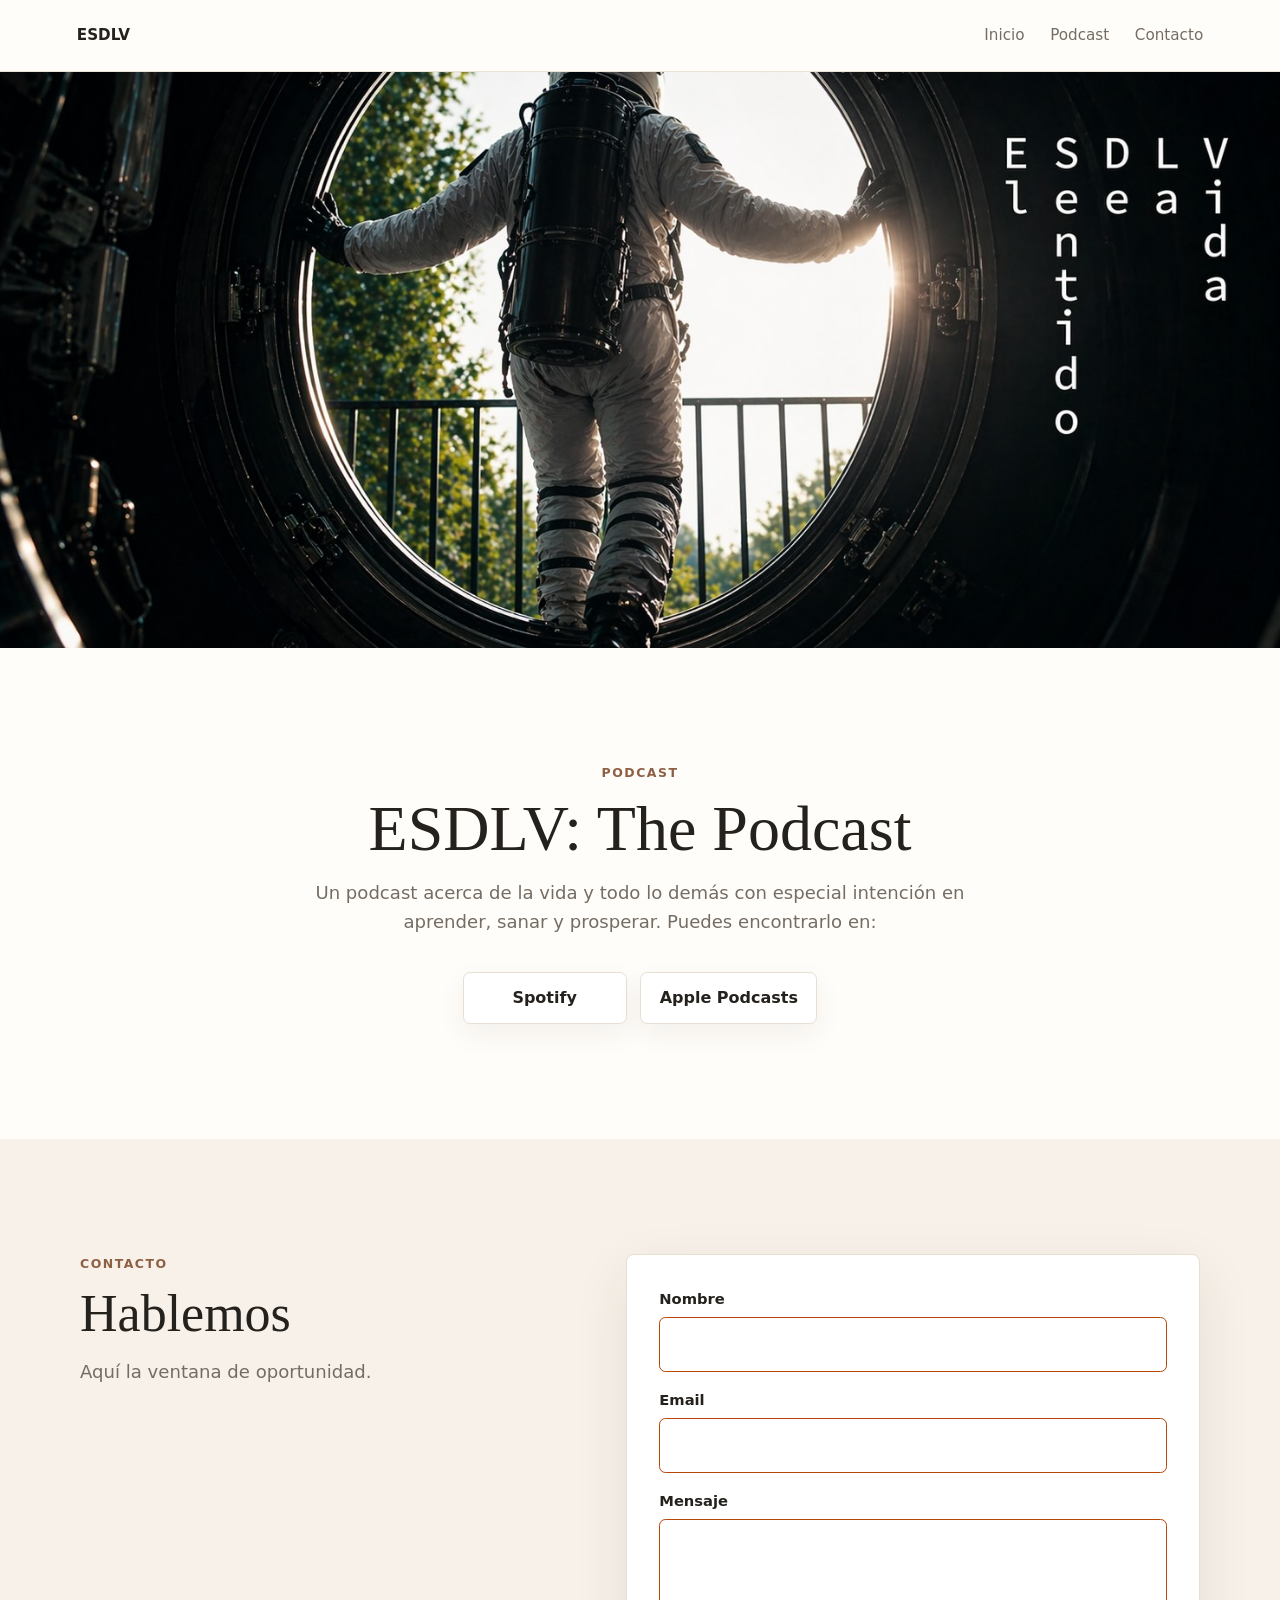
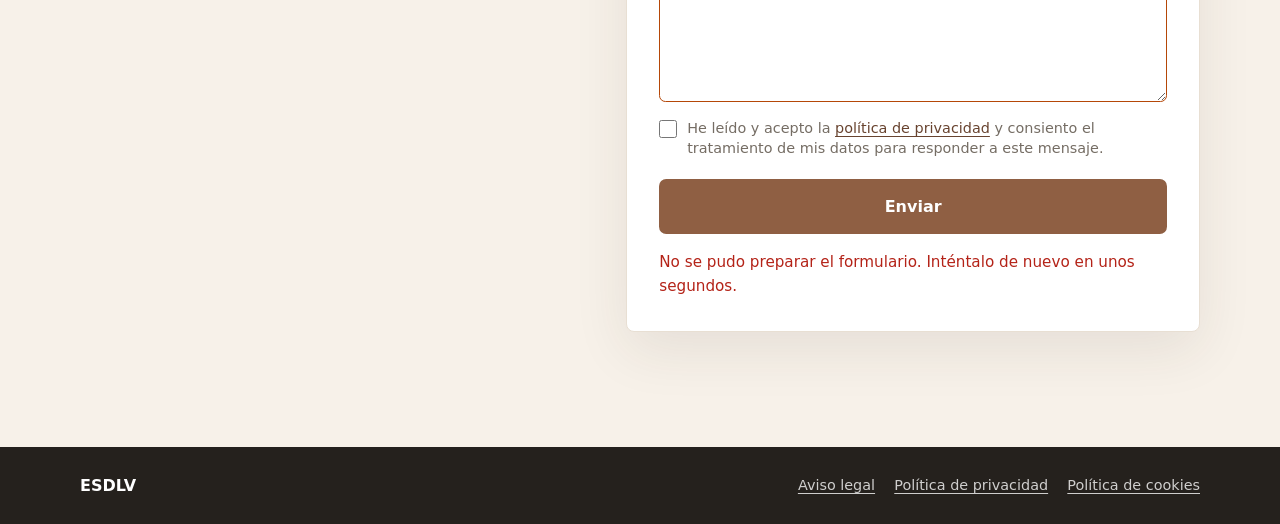
<file: index.html>
<!doctype html>
<html lang="es">
  <head>
    <meta charset="utf-8">
    <meta name="viewport" content="width=device-width, initial-scale=1">
    <meta name="description" content="Web personal con podcast y formulario de contacto.">
    <title>ESDLV</title>
    <link rel="icon" href="assets/favicon.svg" type="image/svg+xml">
    <link rel="stylesheet" href="styles.css">
  </head>
  <body>
    <a class="skip-link" href="#main">Saltar al contenido</a>

    <header class="site-header" id="inicio">
      <nav class="top-nav" aria-label="Navegación principal">
        <a class="brand" href="#inicio" aria-label="Ir al inicio">ESDLV</a>
        <div class="nav-links">
          <a href="#inicio">Inicio</a>
          <a href="#podcast">Podcast</a>
          <a href="contacto/">Contacto</a>
        </div>
      </nav>

      <div class="hero-image-wrap">
        <!-- Cambia la imagen principal en la línea siguiente. Recomendado: 2400x1100 px. -->
        <img
          class="hero-image"
          src="assets/header.jpg"
          alt="Imagen de cabecera de la web personal"
          width="2400"
          height="1100"
          onerror="this.hidden=true"
        >
      </div>
    </header>

    <main id="main">
      <section class="section podcast-section" id="podcast" aria-labelledby="podcast-title">
        <div class="section-inner narrow">
          <p class="eyebrow">Podcast</p>
          <h1 id="podcast-title">ESDLV: The Podcast</h1>
          <p class="section-copy">Un podcast acerca de la vida y todo lo demás con especial intención en aprender, sanar y prosperar. Puedes encontrarlo en:</p>

          <div class="podcast-links" aria-label="Plataformas del podcast">
            <!-- Cambia aquí los enlaces del podcast. -->
            <a class="platform-button spotify" href="https://open.spotify.com/show/7puoKSZk7CjYOjvRfZSgtg" target="_blank" rel="noopener noreferrer">Spotify</a>
            <a class="platform-button apple" href="https://podcasts.apple.com/us/podcast/el-sentido-de-la-vida-esdlv-the-podcast/id1530683885" target="_blank" rel="noopener noreferrer">Apple Podcasts</a>
            <!-- <a class="platform-button youtube" href="https://www.youtube.com/" target="_blank" rel="noopener noreferrer">YouTube</a> -->
          </div>
        </div>
      </section>

      <section class="section contact-section" id="contacto" aria-labelledby="contact-title">
        <div class="section-inner contact-layout">
          <div>
            <p class="eyebrow">Contacto</p>
            <h2 id="contact-title">Hablemos</h2>
            <p class="section-copy">Aquí la ventana de oportunidad.</p>
          </div>

          <form class="contact-form" id="contact-form" action="contact.php" method="post" novalidate>
            <input type="hidden" name="csrf_token" id="csrf-token" value="">

            <div class="honeypot" aria-hidden="true">
              <label for="website">Website</label>
              <input type="text" id="website" name="website" tabindex="-1" autocomplete="off">
            </div>

            <div class="field">
              <label for="name">Nombre</label>
              <input type="text" id="name" name="name" autocomplete="name" maxlength="80" required>
            </div>

            <div class="field">
              <label for="email">Email</label>
              <input type="email" id="email" name="email" autocomplete="email" maxlength="120" required>
            </div>

            <div class="field">
              <label for="message">Mensaje</label>
              <textarea id="message" name="message" rows="6" maxlength="2000" required></textarea>
            </div>

            <label class="legal-consent" for="privacy-acceptance">
              <input type="checkbox" id="privacy-acceptance" name="privacy_acceptance" value="1" required>
              <span>He leído y acepto la <a href="politica-privacidad.html" target="_blank" rel="noopener noreferrer">política de privacidad</a> y consiento el tratamiento de mis datos para responder a este mensaje.</span>
            </label>

            <button class="submit-button" type="submit">Enviar</button>
            <p class="form-status" id="form-status" role="status" aria-live="polite"></p>
          </form>
        </div>
      </section>
    </main>

    <footer class="site-footer">
      <div class="section-inner footer-inner">
        <p>ESDLV</p>
        <nav class="legal-links" aria-label="Enlaces legales">
          <a href="aviso-legal.html">Aviso legal</a>
          <a href="politica-privacidad.html">Política de privacidad</a>
          <a href="politica-cookies.html">Política de cookies</a>
        </nav>
      </div>
    </footer>

    <script src="script.js" defer></script>
  </body>
</html>
</file>
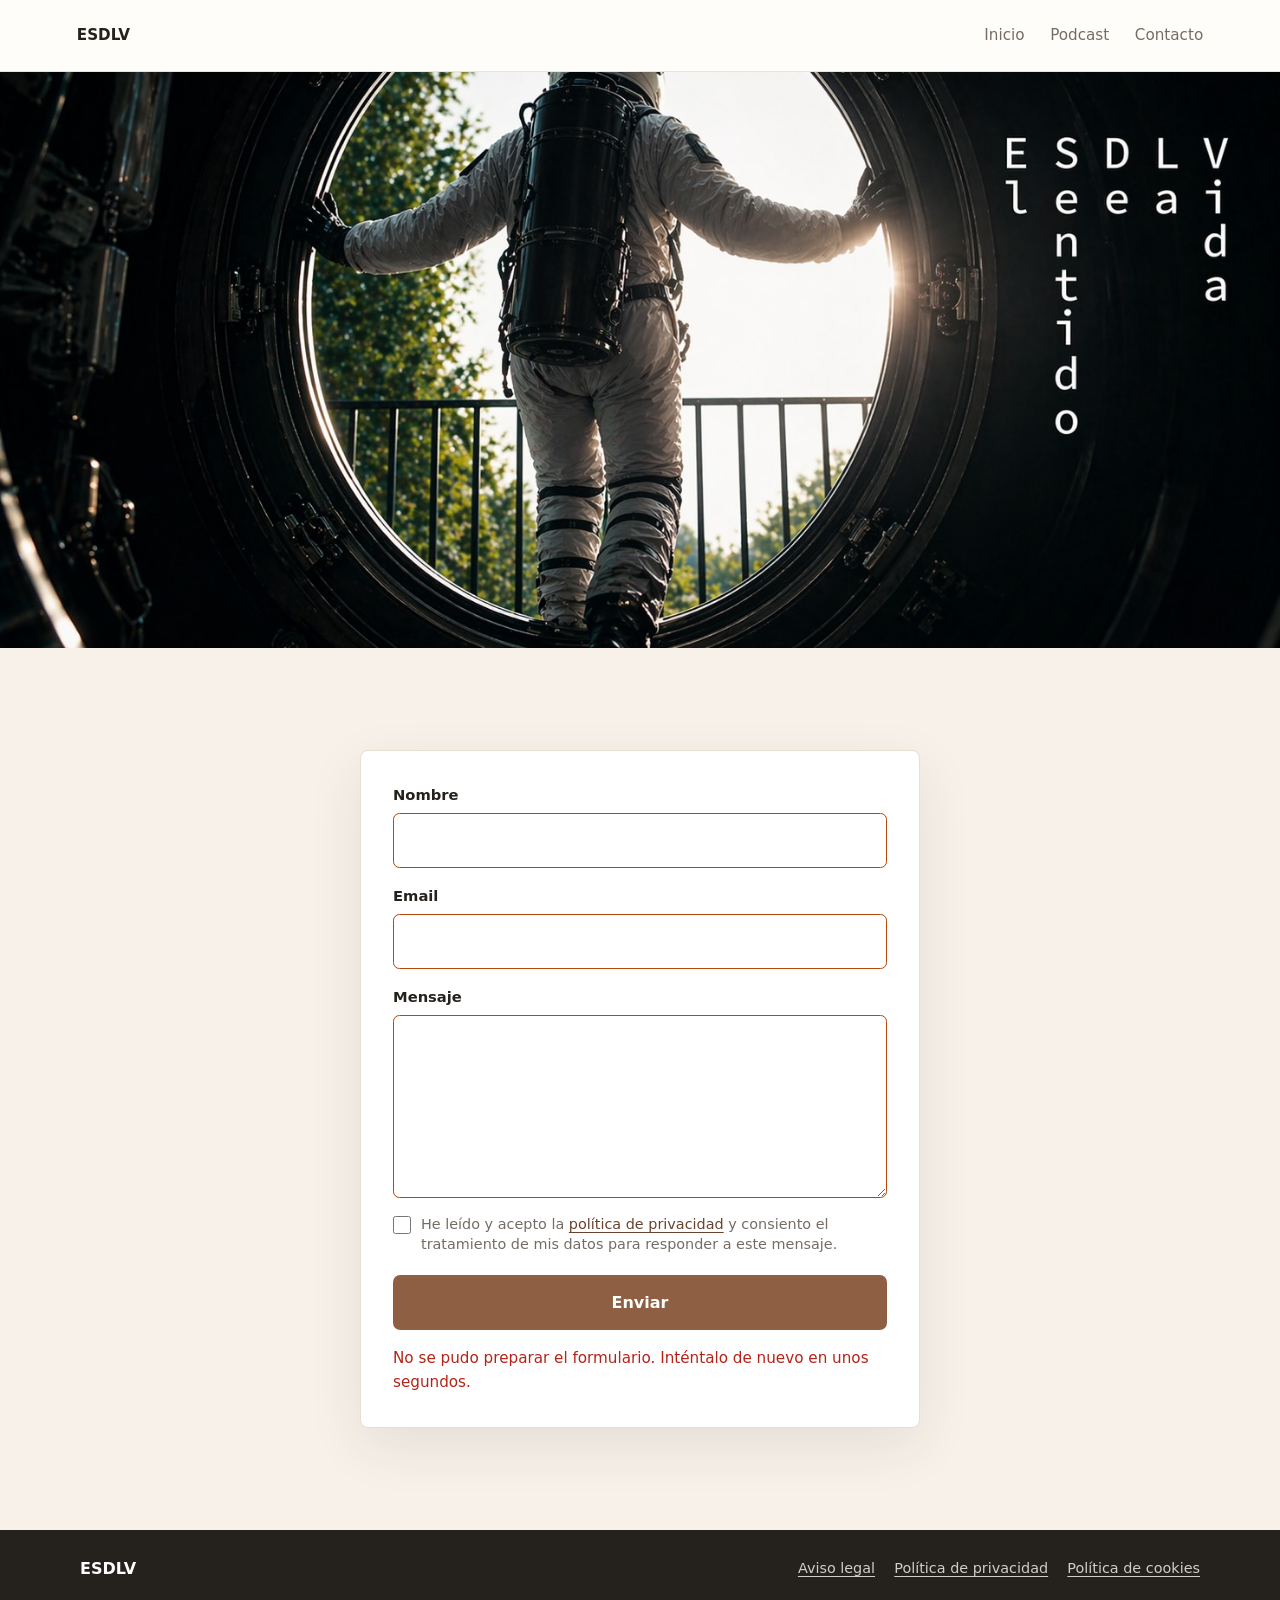
<file: contacto/index.html>
<!doctype html>
<html lang="es">
  <head>
    <meta charset="utf-8">
    <meta name="viewport" content="width=device-width, initial-scale=1">
    <meta name="description" content="Formulario de contacto de ESDLV.">
    <title>Contacto | ESDLV</title>
    <link rel="icon" href="../assets/favicon.svg" type="image/svg+xml">
    <link rel="stylesheet" href="../styles.css">
  </head>
  <body class="contact-page">
    <a class="skip-link" href="#main">Saltar al contenido</a>

    <header class="site-header" id="inicio">
      <nav class="top-nav" aria-label="Navegación principal">
        <a class="brand" href="../index.html#inicio" aria-label="Ir al inicio">ESDLV</a>
        <div class="nav-links">
          <a href="../index.html#inicio">Inicio</a>
          <a href="../index.html#podcast">Podcast</a>
          <a href="./">Contacto</a>
        </div>
      </nav>

      <div class="hero-image-wrap">
        <img
          class="hero-image"
          src="../assets/header.jpg"
          alt="Imagen de cabecera de la web personal"
          width="2400"
          height="1100"
          onerror="this.hidden=true"
        >
      </div>
    </header>

    <main class="contact-only-main" id="main" aria-label="Contacto">
      <form class="contact-form" id="contact-form" action="../contact.php" method="post" novalidate>
        <input type="hidden" name="csrf_token" id="csrf-token" value="">

        <div class="honeypot" aria-hidden="true">
          <label for="website">Website</label>
          <input type="text" id="website" name="website" tabindex="-1" autocomplete="off">
        </div>

        <div class="field">
          <label for="name">Nombre</label>
          <input type="text" id="name" name="name" autocomplete="name" maxlength="80" required>
        </div>

        <div class="field">
          <label for="email">Email</label>
          <input type="email" id="email" name="email" autocomplete="email" maxlength="120" required>
        </div>

        <div class="field">
          <label for="message">Mensaje</label>
          <textarea id="message" name="message" rows="6" maxlength="2000" required></textarea>
        </div>

        <label class="legal-consent" for="privacy-acceptance">
          <input type="checkbox" id="privacy-acceptance" name="privacy_acceptance" value="1" required>
          <span>He leído y acepto la <a href="../politica-privacidad.html" target="_blank" rel="noopener noreferrer">política de privacidad</a> y consiento el tratamiento de mis datos para responder a este mensaje.</span>
        </label>

        <button class="submit-button" type="submit">Enviar</button>
        <p class="form-status" id="form-status" role="status" aria-live="polite"></p>
      </form>
    </main>

    <footer class="site-footer">
      <div class="section-inner footer-inner">
        <p>ESDLV</p>
        <nav class="legal-links" aria-label="Enlaces legales">
          <a href="../aviso-legal.html">Aviso legal</a>
          <a href="../politica-privacidad.html">Política de privacidad</a>
          <a href="../politica-cookies.html">Política de cookies</a>
        </nav>
      </div>
    </footer>

    <script src="../script.js" defer></script>
  </body>
</html>
</file>
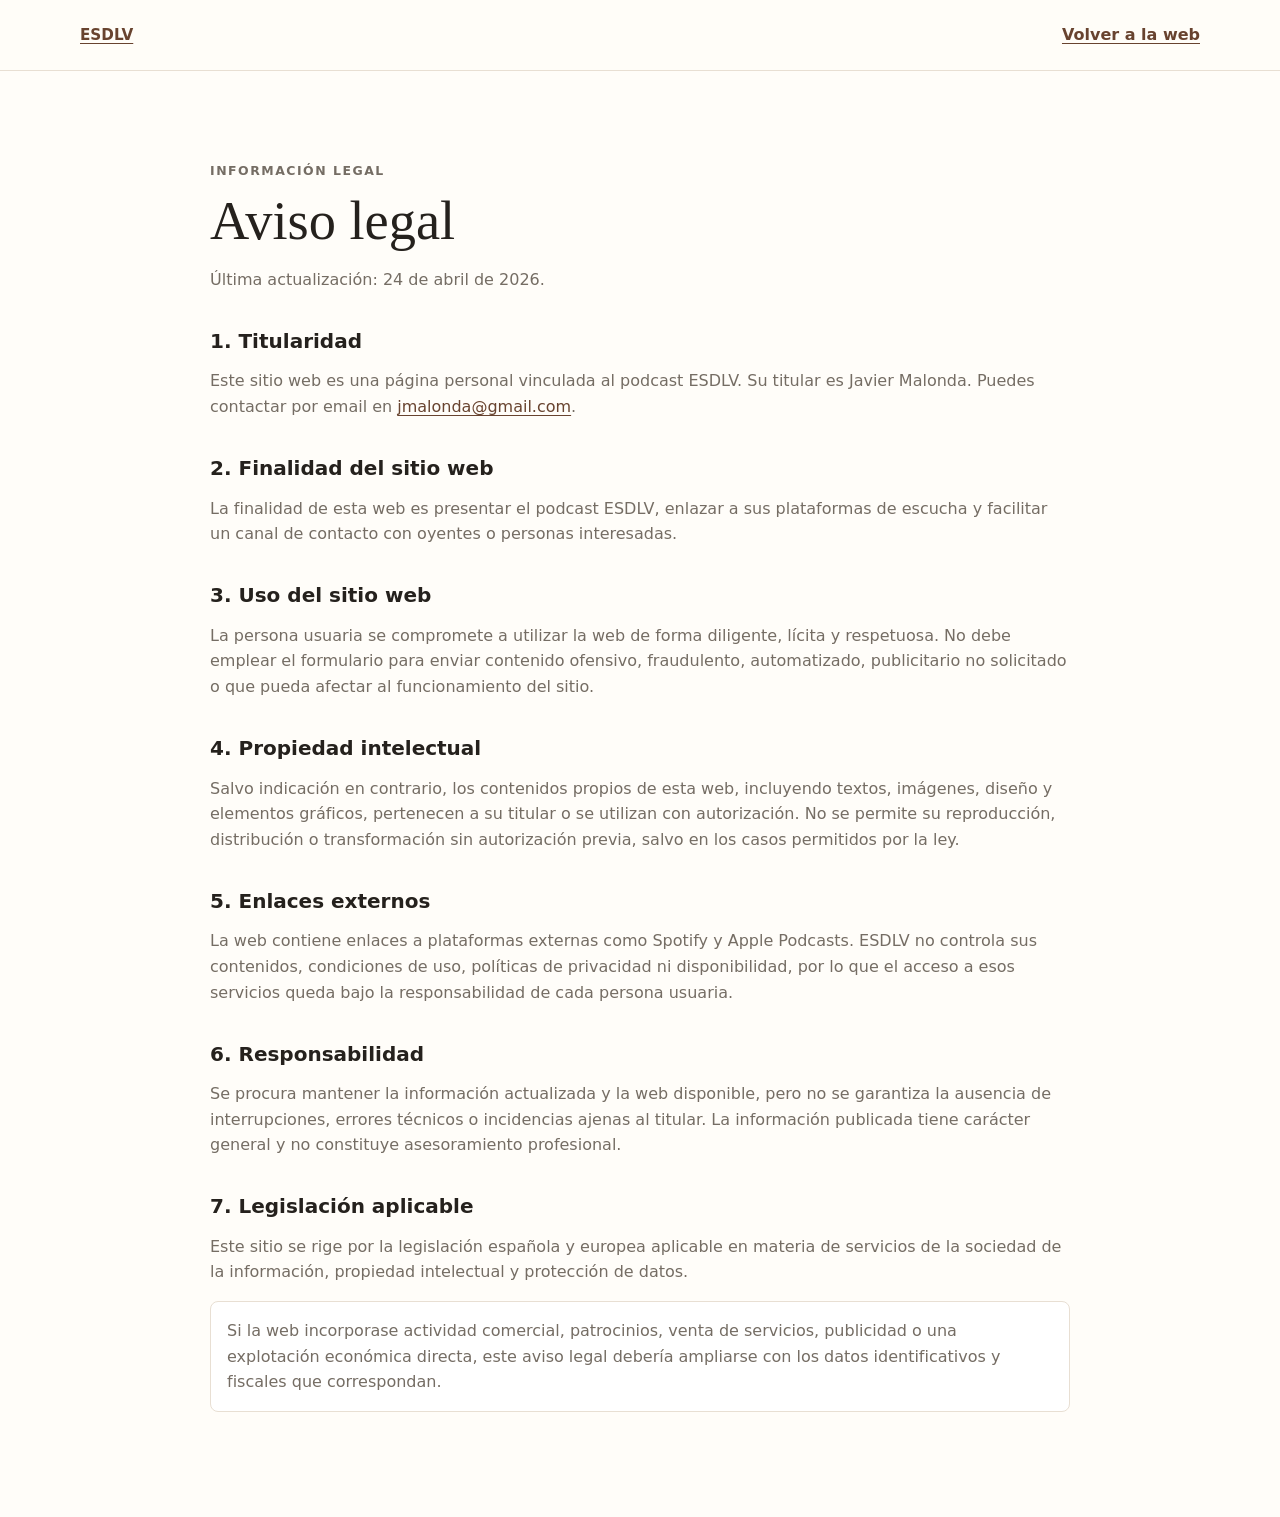
<file: aviso-legal.html>
<!doctype html>
<html lang="es">
  <head>
    <meta charset="utf-8">
    <meta name="viewport" content="width=device-width, initial-scale=1">
    <meta name="description" content="Aviso legal de ESDLV.">
    <title>Aviso legal | ESDLV</title>
    <link rel="icon" href="assets/favicon.svg" type="image/svg+xml">
    <link rel="stylesheet" href="styles.css">
  </head>
  <body class="legal-page">
    <header class="legal-header">
      <div class="section-inner">
        <a class="brand" href="index.html">ESDLV</a>
        <a class="legal-back" href="index.html">Volver a la web</a>
      </div>
    </header>

    <main class="legal-main">
      <article class="legal-content">
        <p class="eyebrow">Información legal</p>
        <h1>Aviso legal</h1>
        <p>Última actualización: 24 de abril de 2026.</p>

        <h2>1. Titularidad</h2>
        <p>Este sitio web es una página personal vinculada al podcast ESDLV. Su titular es Javier Malonda. Puedes contactar por email en <a href="mailto:jmalonda@gmail.com">jmalonda@gmail.com</a>.</p>

        <h2>2. Finalidad del sitio web</h2>
        <p>La finalidad de esta web es presentar el podcast ESDLV, enlazar a sus plataformas de escucha y facilitar un canal de contacto con oyentes o personas interesadas.</p>

        <h2>3. Uso del sitio web</h2>
        <p>La persona usuaria se compromete a utilizar la web de forma diligente, lícita y respetuosa. No debe emplear el formulario para enviar contenido ofensivo, fraudulento, automatizado, publicitario no solicitado o que pueda afectar al funcionamiento del sitio.</p>

        <h2>4. Propiedad intelectual</h2>
        <p>Salvo indicación en contrario, los contenidos propios de esta web, incluyendo textos, imágenes, diseño y elementos gráficos, pertenecen a su titular o se utilizan con autorización. No se permite su reproducción, distribución o transformación sin autorización previa, salvo en los casos permitidos por la ley.</p>

        <h2>5. Enlaces externos</h2>
        <p>La web contiene enlaces a plataformas externas como Spotify y Apple Podcasts. ESDLV no controla sus contenidos, condiciones de uso, políticas de privacidad ni disponibilidad, por lo que el acceso a esos servicios queda bajo la responsabilidad de cada persona usuaria.</p>

        <h2>6. Responsabilidad</h2>
        <p>Se procura mantener la información actualizada y la web disponible, pero no se garantiza la ausencia de interrupciones, errores técnicos o incidencias ajenas al titular. La información publicada tiene carácter general y no constituye asesoramiento profesional.</p>

        <h2>7. Legislación aplicable</h2>
        <p>Este sitio se rige por la legislación española y europea aplicable en materia de servicios de la sociedad de la información, propiedad intelectual y protección de datos.</p>

        <p class="legal-note">Si la web incorporase actividad comercial, patrocinios, venta de servicios, publicidad o una explotación económica directa, este aviso legal debería ampliarse con los datos identificativos y fiscales que correspondan.</p>
      </article>
    </main>
  </body>
</html>
</file>
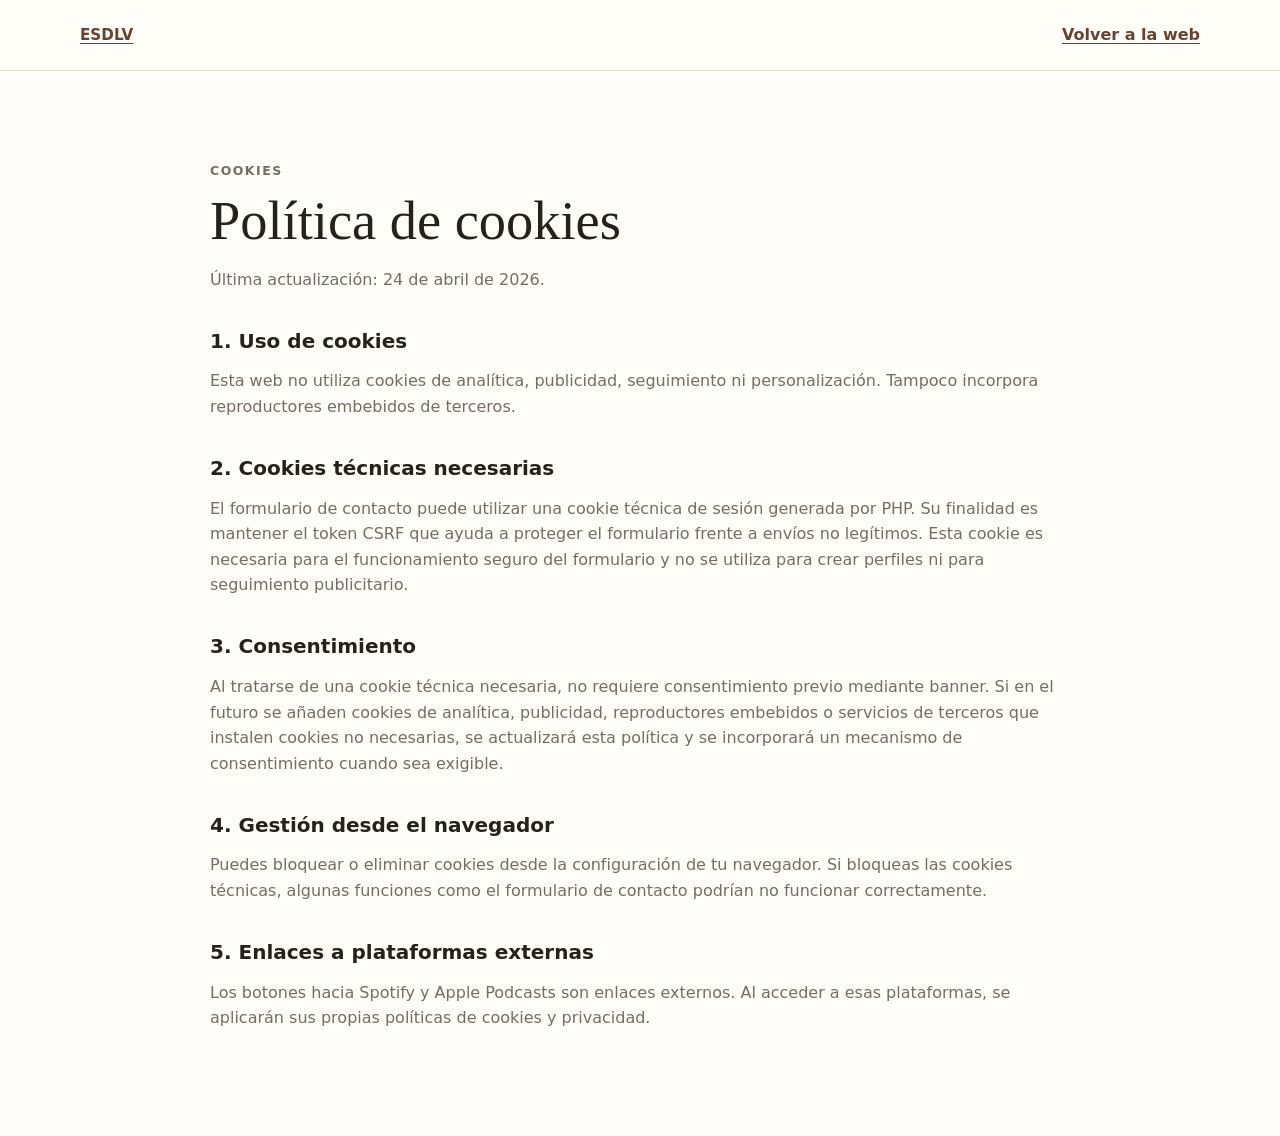
<file: politica-cookies.html>
<!doctype html>
<html lang="es">
  <head>
    <meta charset="utf-8">
    <meta name="viewport" content="width=device-width, initial-scale=1">
    <meta name="description" content="Política de cookies de ESDLV.">
    <title>Política de cookies | ESDLV</title>
    <link rel="icon" href="assets/favicon.svg" type="image/svg+xml">
    <link rel="stylesheet" href="styles.css">
  </head>
  <body class="legal-page">
    <header class="legal-header">
      <div class="section-inner">
        <a class="brand" href="index.html">ESDLV</a>
        <a class="legal-back" href="index.html">Volver a la web</a>
      </div>
    </header>

    <main class="legal-main">
      <article class="legal-content">
        <p class="eyebrow">Cookies</p>
        <h1>Política de cookies</h1>
        <p>Última actualización: 24 de abril de 2026.</p>

        <h2>1. Uso de cookies</h2>
        <p>Esta web no utiliza cookies de analítica, publicidad, seguimiento ni personalización. Tampoco incorpora reproductores embebidos de terceros.</p>

        <h2>2. Cookies técnicas necesarias</h2>
        <p>El formulario de contacto puede utilizar una cookie técnica de sesión generada por PHP. Su finalidad es mantener el token CSRF que ayuda a proteger el formulario frente a envíos no legítimos. Esta cookie es necesaria para el funcionamiento seguro del formulario y no se utiliza para crear perfiles ni para seguimiento publicitario.</p>

        <h2>3. Consentimiento</h2>
        <p>Al tratarse de una cookie técnica necesaria, no requiere consentimiento previo mediante banner. Si en el futuro se añaden cookies de analítica, publicidad, reproductores embebidos o servicios de terceros que instalen cookies no necesarias, se actualizará esta política y se incorporará un mecanismo de consentimiento cuando sea exigible.</p>

        <h2>4. Gestión desde el navegador</h2>
        <p>Puedes bloquear o eliminar cookies desde la configuración de tu navegador. Si bloqueas las cookies técnicas, algunas funciones como el formulario de contacto podrían no funcionar correctamente.</p>

        <h2>5. Enlaces a plataformas externas</h2>
        <p>Los botones hacia Spotify y Apple Podcasts son enlaces externos. Al acceder a esas plataformas, se aplicarán sus propias políticas de cookies y privacidad.</p>
      </article>
    </main>
  </body>
</html>
</file>
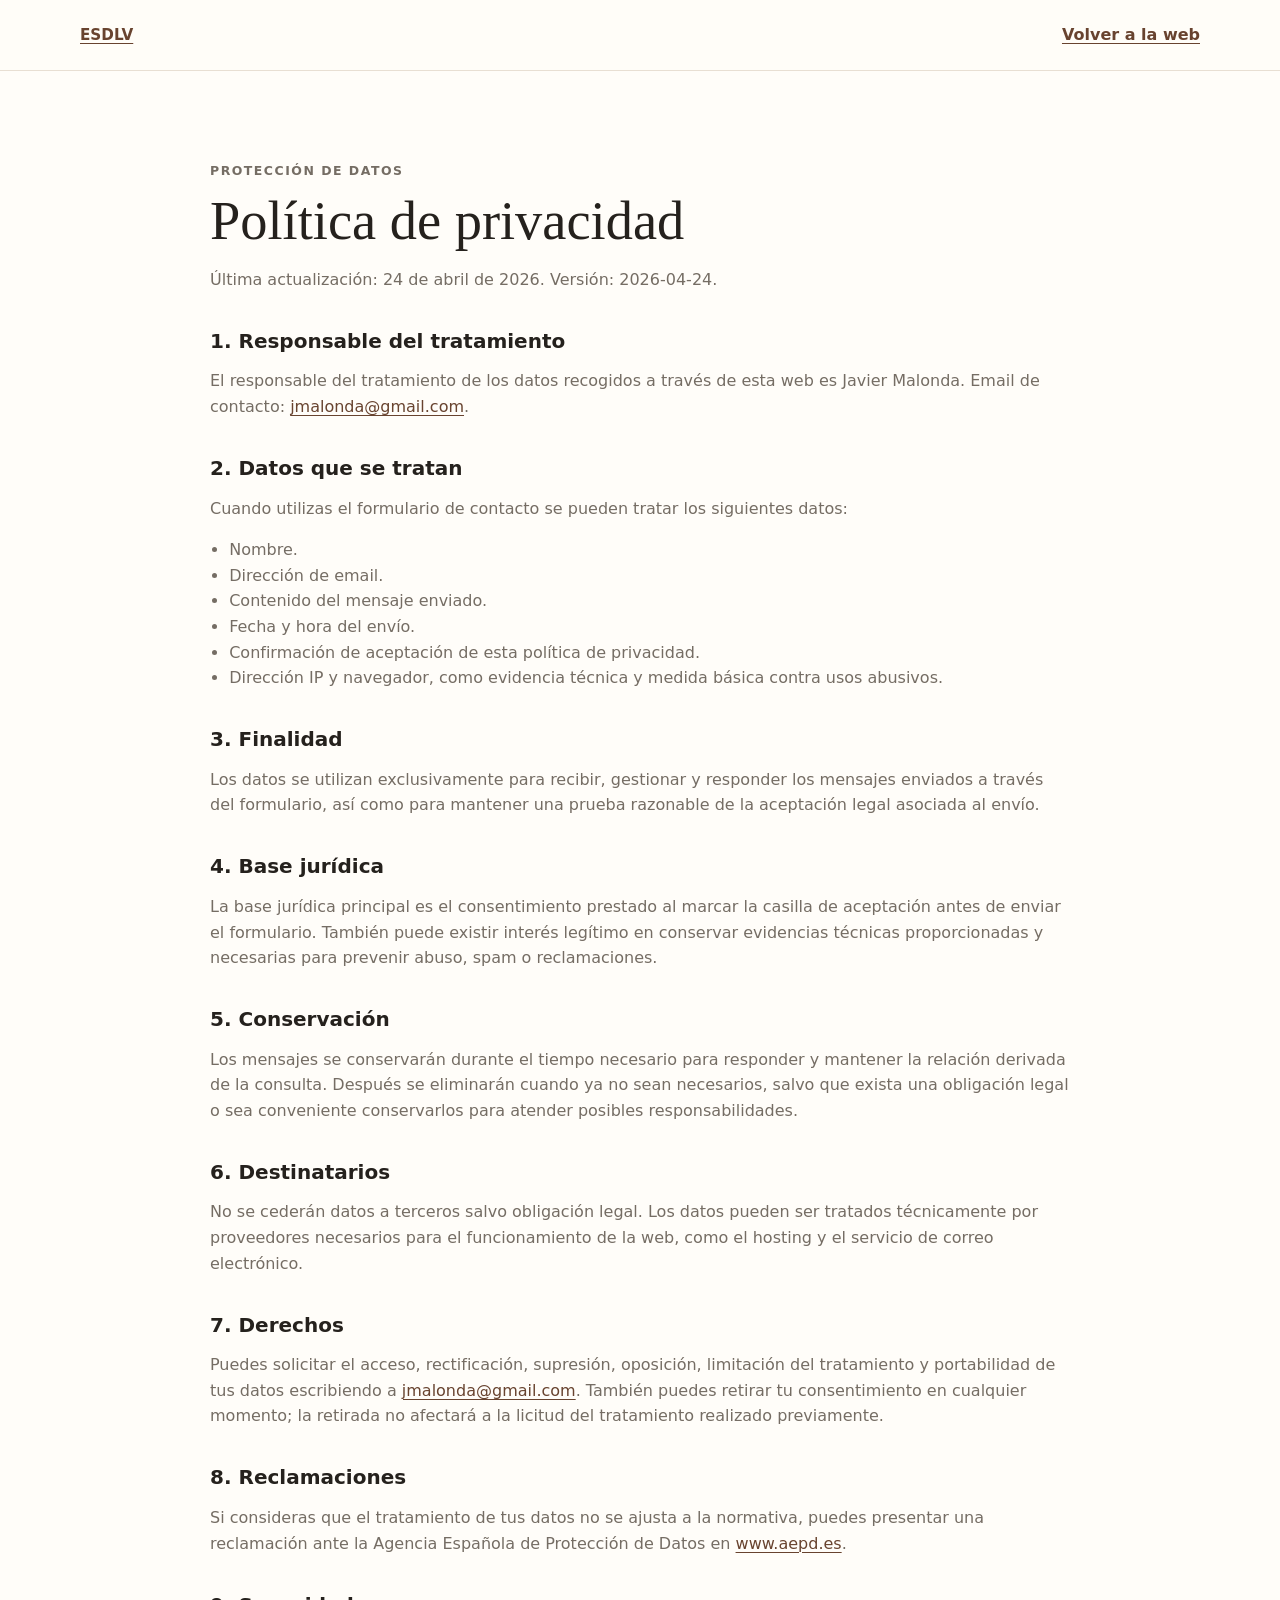
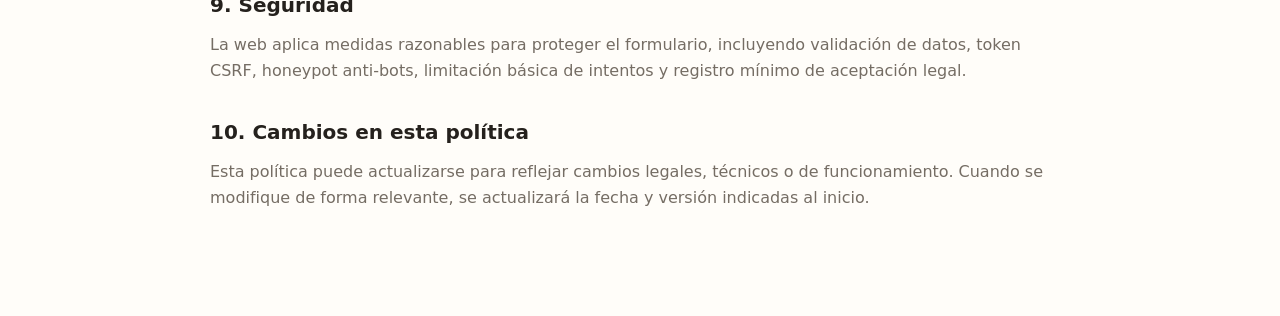
<file: politica-privacidad.html>
<!doctype html>
<html lang="es">
  <head>
    <meta charset="utf-8">
    <meta name="viewport" content="width=device-width, initial-scale=1">
    <meta name="description" content="Política de privacidad de ESDLV.">
    <title>Política de privacidad | ESDLV</title>
    <link rel="icon" href="assets/favicon.svg" type="image/svg+xml">
    <link rel="stylesheet" href="styles.css">
  </head>
  <body class="legal-page">
    <header class="legal-header">
      <div class="section-inner">
        <a class="brand" href="index.html">ESDLV</a>
        <a class="legal-back" href="index.html">Volver a la web</a>
      </div>
    </header>

    <main class="legal-main">
      <article class="legal-content">
        <p class="eyebrow">Protección de datos</p>
        <h1>Política de privacidad</h1>
        <p>Última actualización: 24 de abril de 2026. Versión: 2026-04-24.</p>

        <h2>1. Responsable del tratamiento</h2>
        <p>El responsable del tratamiento de los datos recogidos a través de esta web es Javier Malonda. Email de contacto: <a href="mailto:jmalonda@gmail.com">jmalonda@gmail.com</a>.</p>

        <h2>2. Datos que se tratan</h2>
        <p>Cuando utilizas el formulario de contacto se pueden tratar los siguientes datos:</p>
        <ul>
          <li>Nombre.</li>
          <li>Dirección de email.</li>
          <li>Contenido del mensaje enviado.</li>
          <li>Fecha y hora del envío.</li>
          <li>Confirmación de aceptación de esta política de privacidad.</li>
          <li>Dirección IP y navegador, como evidencia técnica y medida básica contra usos abusivos.</li>
        </ul>

        <h2>3. Finalidad</h2>
        <p>Los datos se utilizan exclusivamente para recibir, gestionar y responder los mensajes enviados a través del formulario, así como para mantener una prueba razonable de la aceptación legal asociada al envío.</p>

        <h2>4. Base jurídica</h2>
        <p>La base jurídica principal es el consentimiento prestado al marcar la casilla de aceptación antes de enviar el formulario. También puede existir interés legítimo en conservar evidencias técnicas proporcionadas y necesarias para prevenir abuso, spam o reclamaciones.</p>

        <h2>5. Conservación</h2>
        <p>Los mensajes se conservarán durante el tiempo necesario para responder y mantener la relación derivada de la consulta. Después se eliminarán cuando ya no sean necesarios, salvo que exista una obligación legal o sea conveniente conservarlos para atender posibles responsabilidades.</p>

        <h2>6. Destinatarios</h2>
        <p>No se cederán datos a terceros salvo obligación legal. Los datos pueden ser tratados técnicamente por proveedores necesarios para el funcionamiento de la web, como el hosting y el servicio de correo electrónico.</p>

        <h2>7. Derechos</h2>
        <p>Puedes solicitar el acceso, rectificación, supresión, oposición, limitación del tratamiento y portabilidad de tus datos escribiendo a <a href="mailto:jmalonda@gmail.com">jmalonda@gmail.com</a>. También puedes retirar tu consentimiento en cualquier momento; la retirada no afectará a la licitud del tratamiento realizado previamente.</p>

        <h2>8. Reclamaciones</h2>
        <p>Si consideras que el tratamiento de tus datos no se ajusta a la normativa, puedes presentar una reclamación ante la Agencia Española de Protección de Datos en <a href="https://www.aepd.es/" target="_blank" rel="noopener noreferrer">www.aepd.es</a>.</p>

        <h2>9. Seguridad</h2>
        <p>La web aplica medidas razonables para proteger el formulario, incluyendo validación de datos, token CSRF, honeypot anti-bots, limitación básica de intentos y registro mínimo de aceptación legal.</p>

        <h2>10. Cambios en esta política</h2>
        <p>Esta política puede actualizarse para reflejar cambios legales, técnicos o de funcionamiento. Cuando se modifique de forma relevante, se actualizará la fecha y versión indicadas al inicio.</p>
      </article>
    </main>
  </body>
</html>
</file>
<file: styles.css>
:root {
  --bg: #fffdf9;
  --surface: #ffffff;
  --ink: #25211d;
  --muted: #756d64;
  --line: #e8dfd3;
  --accent: #8f5f43;
  --accent-dark: #68432f;
  --focus: #2f6f9f;
  --shadow: 0 18px 55px rgba(58, 42, 29, 0.09);
  color-scheme: light;
}

* {
  box-sizing: border-box;
}

html {
  scroll-behavior: smooth;
}

body {
  margin: 0;
  background: var(--bg);
  color: var(--ink);
  font-family: Inter, ui-sans-serif, system-ui, -apple-system, BlinkMacSystemFont, "Segoe UI", sans-serif;
  line-height: 1.6;
  text-rendering: optimizeLegibility;
}

img {
  display: block;
  max-width: 100%;
}

a {
  color: inherit;
  text-decoration: none;
}

:focus-visible {
  outline: 3px solid var(--focus);
  outline-offset: 3px;
}

.skip-link {
  position: absolute;
  left: 1rem;
  top: 1rem;
  z-index: 20;
  transform: translateY(-160%);
  background: var(--ink);
  color: #fff;
  padding: 0.65rem 0.85rem;
  border-radius: 0.35rem;
}

.skip-link:focus {
  transform: translateY(0);
}

.site-header {
  background: var(--bg);
}

.top-nav {
  position: sticky;
  top: 0;
  z-index: 10;
  display: flex;
  align-items: center;
  justify-content: space-between;
  gap: 1rem;
  min-height: 72px;
  padding: 0 6vw;
  background: rgba(255, 253, 249, 0.88);
  border-bottom: 1px solid rgba(232, 223, 211, 0.8);
  backdrop-filter: blur(18px);
}

.brand {
  font-size: 0.95rem;
  font-weight: 700;
  letter-spacing: 0;
}

.nav-links {
  display: flex;
  align-items: center;
  gap: clamp(0.75rem, 2vw, 1.6rem);
  color: var(--muted);
  font-size: 0.95rem;
}

.nav-links a {
  padding: 0.45rem 0;
  transition: color 160ms ease;
}

.nav-links a:hover {
  color: var(--ink);
}

.hero-image-wrap {
  width: 100%;
  min-height: clamp(280px, 45vw, 680px);
  background:
    linear-gradient(135deg, rgba(143, 95, 67, 0.18), rgba(47, 111, 159, 0.12)),
    #f5efe7;
  overflow: hidden;
}

.hero-image {
  width: 100%;
  height: clamp(280px, 45vw, 680px);
  object-fit: cover;
  object-position: center;
}

.section {
  padding: clamp(4.5rem, 9vw, 8rem) 6vw;
  scroll-margin-top: 88px;
}

.section-inner {
  width: min(1120px, 100%);
  margin: 0 auto;
}

.narrow {
  width: min(760px, 100%);
  text-align: center;
}

.eyebrow {
  margin: 0 0 0.7rem;
  color: var(--accent);
  font-size: 0.78rem;
  font-weight: 700;
  letter-spacing: 0.12em;
  text-transform: uppercase;
}

h1,
h2 {
  margin: 0;
  color: var(--ink);
  font-family: Georgia, "Times New Roman", serif;
  font-weight: 500;
  line-height: 1.08;
}

h1 {
  font-size: clamp(2.2rem, 6vw, 4rem);
}

h2 {
  font-size: clamp(2rem, 5vw, 3.25rem);
}

.section-copy {
  max-width: 44rem;
  margin: 1rem auto 0;
  color: var(--muted);
  font-size: clamp(1rem, 2vw, 1.13rem);
}

.podcast-links {
  display: flex;
  flex-wrap: wrap;
  justify-content: center;
  gap: 0.85rem;
  margin-top: 2.2rem;
}

.platform-button,
.submit-button {
  display: inline-flex;
  align-items: center;
  justify-content: center;
  min-height: 48px;
  border: 1px solid transparent;
  border-radius: 0.45rem;
  font: inherit;
  font-weight: 700;
  cursor: pointer;
  transition: transform 160ms ease, box-shadow 160ms ease, background 160ms ease, color 160ms ease;
}

.platform-button {
  min-width: 164px;
  padding: 0.75rem 1.15rem;
  background: var(--surface);
  border-color: var(--line);
  box-shadow: 0 10px 28px rgba(58, 42, 29, 0.06);
}

.platform-button:hover,
.submit-button:hover {
  transform: translateY(-1px);
  box-shadow: var(--shadow);
}

.spotify:hover {
  color: #0f7d3c;
}

.apple:hover {
  color: #7a4aa3;
}

.youtube:hover {
  color: #b42318;
}

.contact-section {
  background: #f7f1e9;
}

.contact-page {
  min-height: 100vh;
  background: #f7f1e9;
}

.contact-only-main {
  display: grid;
  place-items: center;
  padding: clamp(4rem, 8vw, 7rem) clamp(1rem, 4vw, 2rem);
}

.contact-only-main .contact-form {
  width: min(560px, 100%);
}

.contact-layout {
  display: grid;
  grid-template-columns: minmax(0, 0.9fr) minmax(300px, 1.1fr);
  gap: clamp(2rem, 6vw, 5rem);
  align-items: start;
}

.contact-layout .section-copy {
  margin-left: 0;
}

.contact-form {
  display: grid;
  gap: 1rem;
  padding: clamp(1.25rem, 3vw, 2rem);
  background: var(--surface);
  border: 1px solid var(--line);
  border-radius: 0.5rem;
  box-shadow: var(--shadow);
}

.field {
  display: grid;
  gap: 0.4rem;
}

label {
  color: var(--ink);
  font-size: 0.92rem;
  font-weight: 700;
}

input,
textarea {
  width: 100%;
  border: 1px solid #d9cec1;
  border-radius: 0.4rem;
  background: #fff;
  color: var(--ink);
  font: inherit;
  padding: 0.85rem 0.95rem;
}

textarea {
  resize: vertical;
}

.legal-consent {
  display: grid;
  grid-template-columns: 1.1rem 1fr;
  gap: 0.65rem;
  align-items: start;
  color: var(--muted);
  font-size: 0.9rem;
  font-weight: 500;
  line-height: 1.45;
}

.legal-consent input {
  width: 1.1rem;
  height: 1.1rem;
  margin: 0.17rem 0 0;
  accent-color: var(--accent);
}

.legal-consent a,
.legal-links a,
.legal-page a {
  color: var(--accent-dark);
  text-decoration: underline;
  text-decoration-thickness: 1px;
  text-underline-offset: 0.18em;
}

input:invalid:not(:placeholder-shown),
textarea:invalid:not(:placeholder-shown) {
  border-color: #b54708;
}

.honeypot {
  position: absolute;
  left: -9999px;
  width: 1px;
  height: 1px;
  overflow: hidden;
}

.submit-button {
  width: 100%;
  margin-top: 0.25rem;
  padding: 0.85rem 1rem;
  background: var(--accent);
  color: #fff;
}

.submit-button:disabled {
  cursor: wait;
  opacity: 0.72;
  transform: none;
  box-shadow: none;
}

.form-status {
  min-height: 1.5rem;
  margin: 0;
  color: var(--muted);
  font-size: 0.95rem;
}

.form-status.success {
  color: #176b3a;
}

.form-status.error {
  color: #b42318;
}

.site-footer {
  padding: 1.6rem 6vw;
  background: var(--ink);
  color: rgba(255, 255, 255, 0.78);
}

.footer-inner {
  display: flex;
  align-items: center;
  justify-content: space-between;
  gap: 1rem;
}

.footer-inner p {
  margin: 0;
  color: #fff;
  font-weight: 700;
}

.legal-links {
  display: flex;
  flex-wrap: wrap;
  justify-content: flex-end;
  gap: 0.7rem 1.2rem;
  font-size: 0.9rem;
}

.site-footer .legal-links a {
  color: rgba(255, 255, 255, 0.78);
}

.legal-page {
  background: var(--bg);
}

.legal-header {
  padding: 1.4rem 6vw;
  border-bottom: 1px solid var(--line);
  background: rgba(255, 253, 249, 0.92);
}

.legal-header .section-inner {
  display: flex;
  align-items: center;
  justify-content: space-between;
  gap: 1rem;
}

.legal-back {
  color: var(--muted);
  font-weight: 700;
}

.legal-main {
  padding: clamp(3.5rem, 7vw, 6rem) 6vw;
}

.legal-content {
  width: min(860px, 100%);
  margin: 0 auto;
}

.legal-content h1 {
  margin-bottom: 0.7rem;
  font-size: clamp(2.1rem, 5vw, 3.4rem);
}

.legal-content h2 {
  margin-top: 2.4rem;
  font-family: Inter, ui-sans-serif, system-ui, -apple-system, BlinkMacSystemFont, "Segoe UI", sans-serif;
  font-size: 1.25rem;
  font-weight: 800;
}

.legal-content p,
.legal-content li {
  color: var(--muted);
}

.legal-content ul {
  padding-left: 1.2rem;
}

.legal-note {
  padding: 1rem;
  border: 1px solid var(--line);
  border-radius: 0.5rem;
  background: var(--surface);
}

@media (max-width: 760px) {
  .top-nav {
    min-height: 64px;
    padding: 0 1.1rem;
  }

  .brand {
    max-width: 8rem;
    overflow: hidden;
    text-overflow: ellipsis;
    white-space: nowrap;
  }

  .nav-links {
    gap: 0.8rem;
    font-size: 0.9rem;
  }

  .hero-image,
  .hero-image-wrap {
    height: 58vh;
    min-height: 340px;
  }

  .section {
    padding: 4rem 1.1rem;
  }

  .podcast-links {
    display: grid;
  }

  .platform-button {
    width: 100%;
  }

  .contact-layout {
    grid-template-columns: 1fr;
  }

  .footer-inner,
  .legal-header .section-inner {
    align-items: flex-start;
    flex-direction: column;
  }

  .legal-links {
    justify-content: flex-start;
  }
}

@media (prefers-reduced-motion: reduce) {
  html {
    scroll-behavior: auto;
  }

  *,
  *::before,
  *::after {
    transition-duration: 0.01ms !important;
    scroll-behavior: auto !important;
  }
}
</file>
